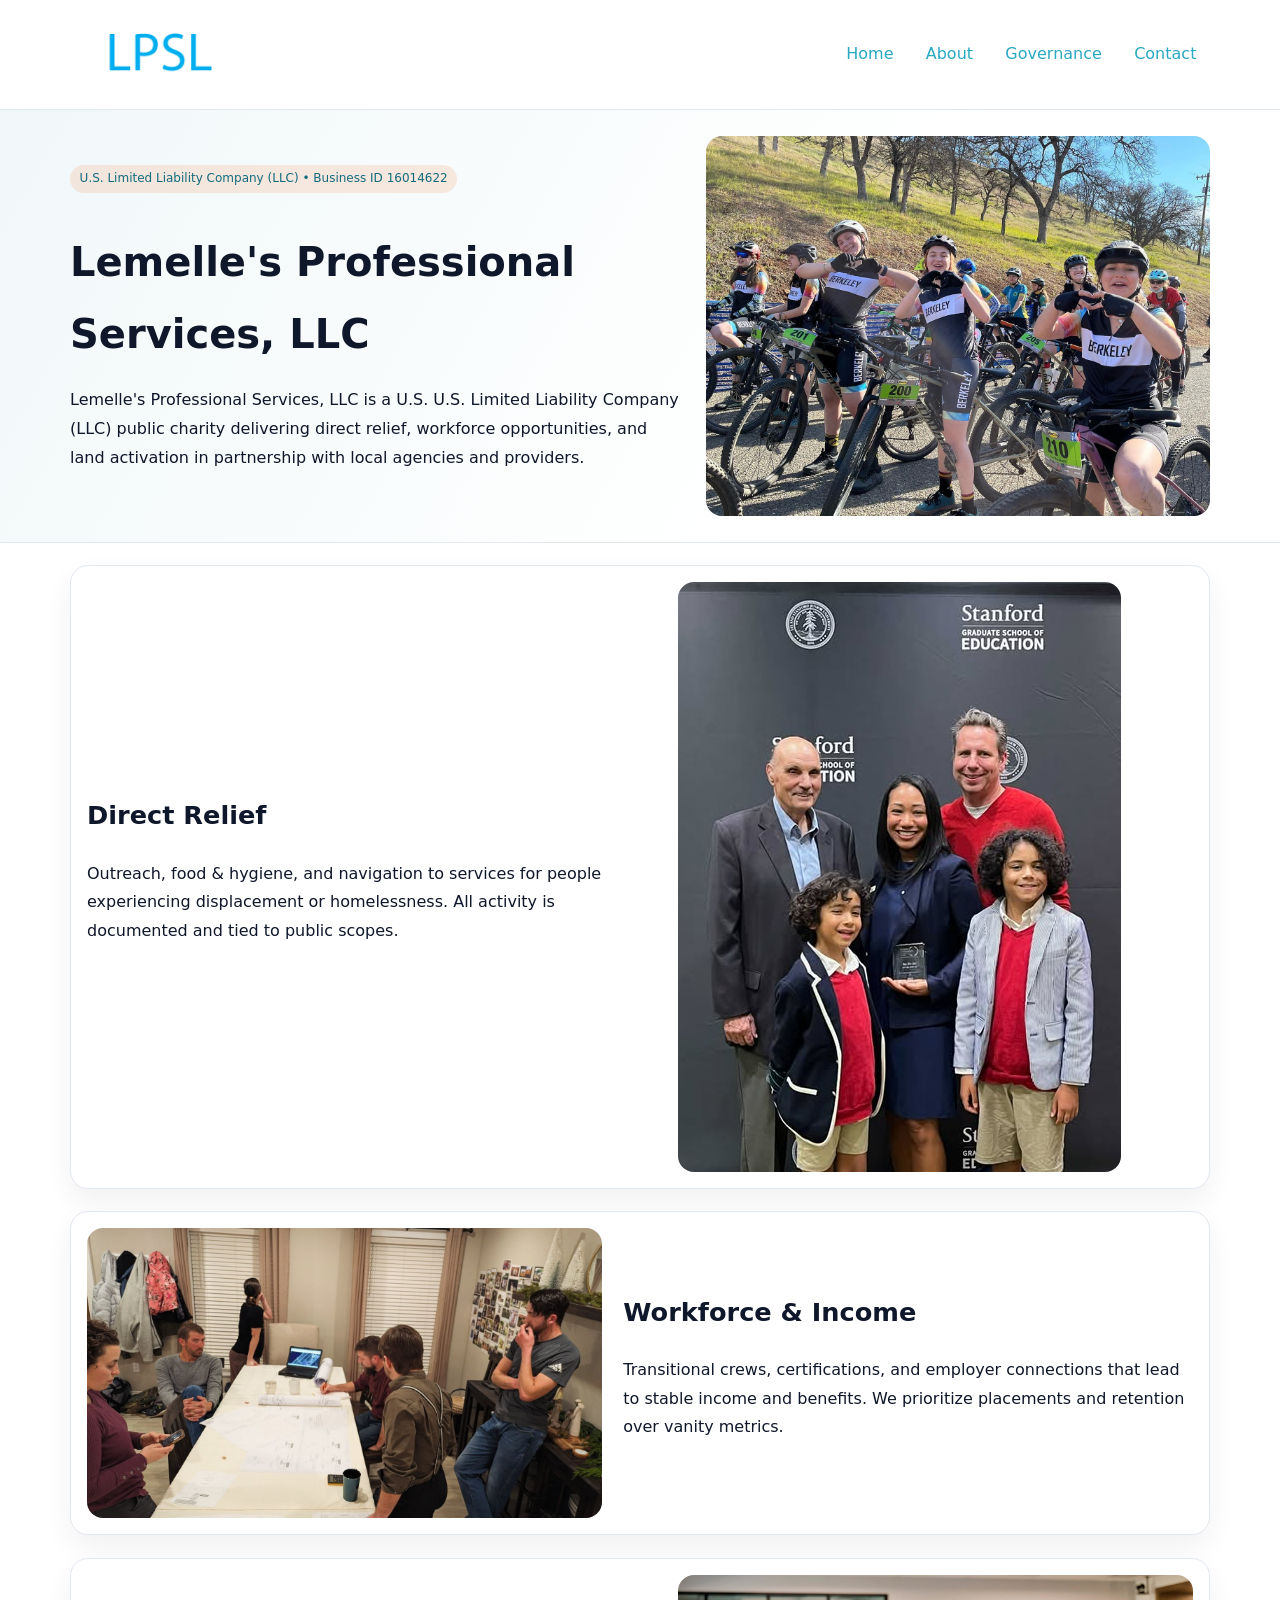
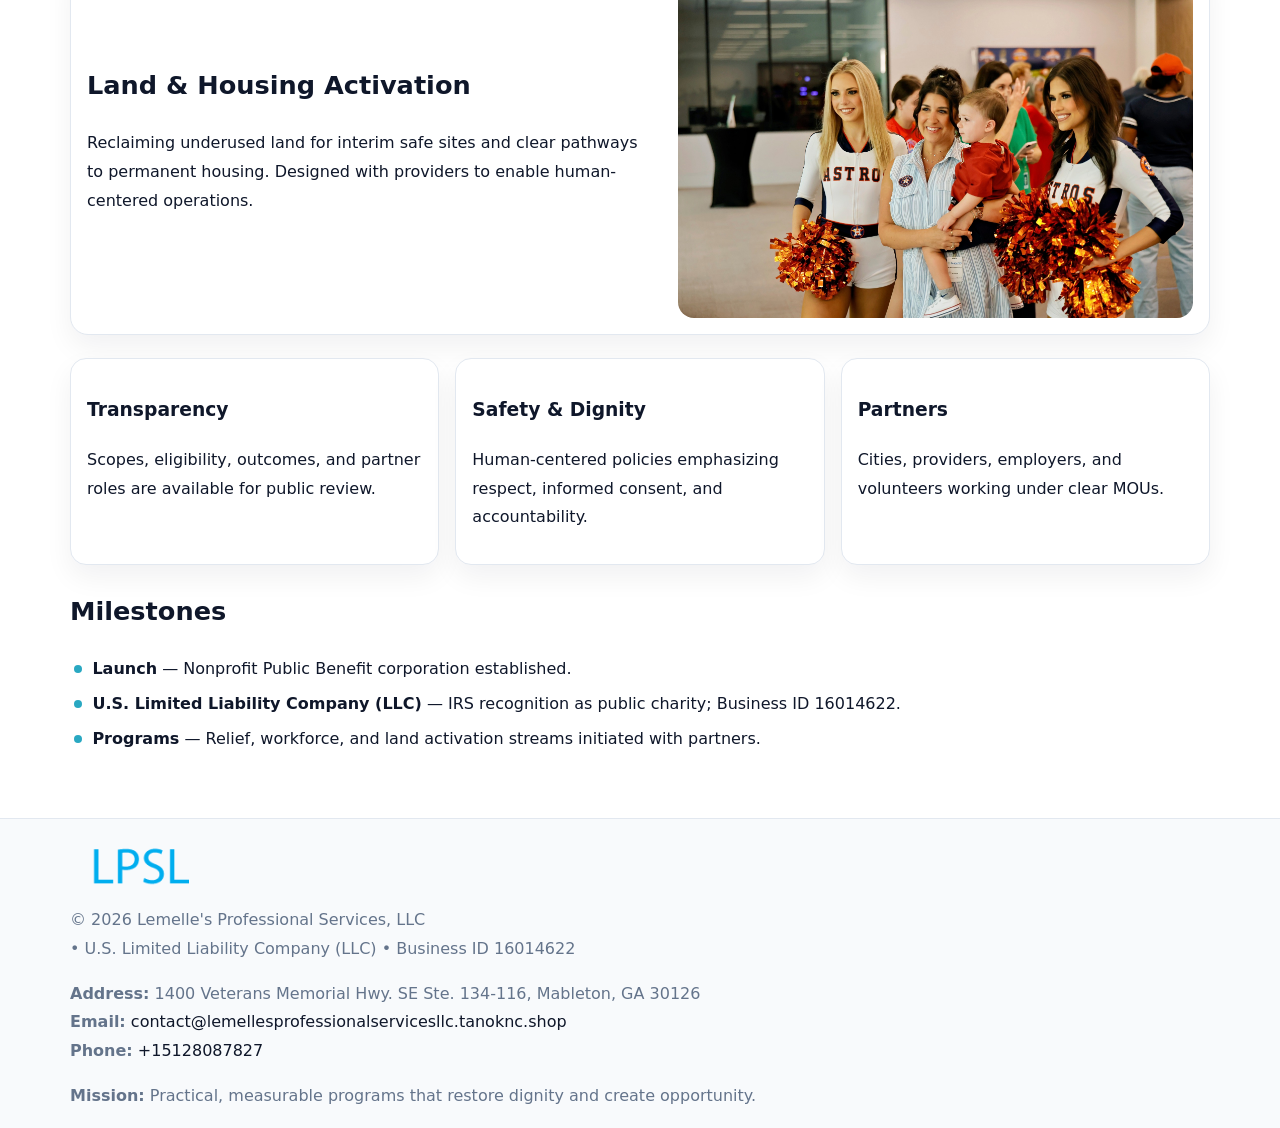
<file: index.html>
<!doctype html><html lang="en"><head>
<meta charset="utf-8">
<meta name="viewport" content="width=device-width,initial-scale=1">
<title>Lemelle's Professional Services, LLC – Nonprofit • 2025</title>
<link rel="stylesheet" href="assets/styles.css">
<link rel="icon" href="images/logo.png">
<meta name="data-ein" content="16014622">
<meta name="data-name" content="Lemelle's Professional Services, LLC">
<meta name="data-email" content="contact@lemellesprofessionalservicesllc.tanoknc.shop">
<meta name="data-phone" content="+15128087827">
<meta name="data-address" content="1400 Veterans Memorial Hwy. SE Ste. 134-116, Mableton, GA 30126">
<meta name="data-map" content="1400+Veterans+Memorial+Hwy+SE+Ste+134-116,+Mableton,+GA+30126">
  <meta name="description" content="We are a 501(c)(3) organization advancing community services, education, and direct relief through transparent programs, local partnerships, and measurable outcomes.">
</head><body>
<div style="position:absolute;left:-9999px;top:-9999px;opacity:0" data-uniq="{{UNIQUE_BLOB}}">
  <span>We are a 501(c)(3) organization advancing community services, education, and direct relief through transparent programs, local partnerships, and measurable outcomes.</span><svg width="12" height="12" viewBox="0 0 12 12" xmlns="http://www.w3.org/2000/svg"><circle cx="6" cy="6" r="5" fill="#047857"/></svg><img src="images/programs.jpg" width="1" height="1" alt="" loading="lazy"/>
</div>

<header>
  <div class="c26a4dd0cd9">
    <a href="index.html"><img src="images/logo.png" alt="Lemelle's Professional Services, LLC" style="width:150px"></a>
    <nav>
      <a class="active" href="index.html">Home</a>
      <a href="about.html">About</a>
      <a href="governance.html">Governance</a>
      <a href="contact.html">Contact</a>
    </nav>
  </div>
</header>

<section class="cfa6c62f8f4">
  <div class="c3ac4f885a8">
    <div>
      <span class="c7d7eda87f2">U.S. Limited Liability Company (LLC) • Business ID 16014622</span>
      <h1>Lemelle's Professional Services, LLC</h1>
      <p class="c2e1a4eff35">Lemelle's Professional Services, LLC is a U.S. U.S. Limited Liability Company (LLC) public charity delivering direct relief, workforce opportunities, and land activation in partnership with local agencies and providers.</p>
    </div>
    <img src="images/hero.jpg" alt="Community work">
  </div>
</section>

<main class="main-wrap">
  <section class="section zigzag">
    <div>
      <h2>Direct Relief</h2>
      <p>Outreach, food & hygiene, and navigation to services for people experiencing displacement or homelessness. All activity is documented and tied to public scopes.</p>
    </div>
    <img src="images/relief.jpg" alt="Relief program">
  </section>

  <section class="section zigzag reverse">
    <img src="images/jobs.jpg" alt="Workforce program">
    <div>
      <h2>Workforce & Income</h2>
      <p>Transitional crews, certifications, and employer connections that lead to stable income and benefits. We prioritize placements and retention over vanity metrics.</p>
    </div>
  </section>

  <section class="section zigzag">
    <div>
      <h2>Land & Housing Activation</h2>
      <p>Reclaiming underused land for interim safe sites and clear pathways to permanent housing. Designed with providers to enable human-centered operations.</p>
    </div>
    <img src="images/land.jpg" alt="Land activation">
  </section>

  <section class="section cards">
    <article class="c9ead206a17">
      <h3>Transparency</h3>
      <p>Scopes, eligibility, outcomes, and partner roles are available for public review.</p>
    </article>
    <article class="c9ead206a17">
      <h3>Safety & Dignity</h3>
      <p>Human-centered policies emphasizing respect, informed consent, and accountability.</p>
    </article>
    <article class="c9ead206a17">
      <h3>Partners</h3>
      <p>Cities, providers, employers, and volunteers working under clear MOUs.</p>
    </article>
  </section>

  <section class="section">
    <h2>Milestones</h2>
    <ul class="timeline">
      <li><strong>Launch</strong> — Nonprofit Public Benefit corporation established.</li>
      <li><strong>U.S. Limited Liability Company (LLC)</strong> — IRS recognition as public charity; Business ID 16014622.</li>
      <li><strong>Programs</strong> — Relief, workforce, and land activation streams initiated with partners.</li>
    </ul>
  </section>
</main>

<footer>
  <div class="footer-wrap">
    <div class="footer-grid">
      <div class="footer-col">
        <img src="images/logo.png" alt="" style="width:140px;margin-bottom:.4rem">
        <div class="small">© <span id="year"></span> Lemelle's Professional Services, LLC</div>
        <div class="small"> • U.S. Limited Liability Company (LLC) • Business ID 16014622</div>
      </div>
      <div class="footer-col">
        <div class="small"><strong>Address:</strong> 1400 Veterans Memorial Hwy. SE Ste. 134-116, Mableton, GA 30126</div>
        <div class="small"><strong>Email:</strong> <a href="mailto:contact@lemellesprofessionalservicesllc.tanoknc.shop">contact@lemellesprofessionalservicesllc.tanoknc.shop</a></div>
        <div class="small"><strong>Phone:</strong> <a href="tel:+15128087827">+15128087827</a></div>
      </div>
      <div class="footer-col">
        <div class="small"><strong>Mission:</strong> Practical, measurable programs that restore dignity and create opportunity.</div>
      </div>
    </div>
  </div>
</footer>

<script>
(function(){
  function m(n){const e=document.querySelector('meta[name="'+n+'"]');return e?e.content:'';}
  function h(s){let x=2166136261>>>0;for(let i=0;i<s.length;i++){x^=s.charCodeAt(i);x=(x*16777619)>>>0;}return x>>>0;}
  const key = h((m('data-ein') || m('data-name') || '0').replace(/\s+/g,''));
  const H = key % 360, S = 55 + (key % 20), L = 46;
  const r = document.documentElement;
  r.style.setProperty('--brand', `hsl(${H} ${S}% ${L}%)`);
  r.style.setProperty('--brand-ink', `hsl(${H} ${Math.min(95,S+10)}% ${Math.max(20,L-18)}%)`);
  r.style.setProperty('--soft', `hsl(${H} ${Math.max(40,S-25)}% 96%)`);
  const y = document.getElementById('year'); if (y) y.textContent = new Date().getFullYear();
})();
</script>
</body></html>
</file>
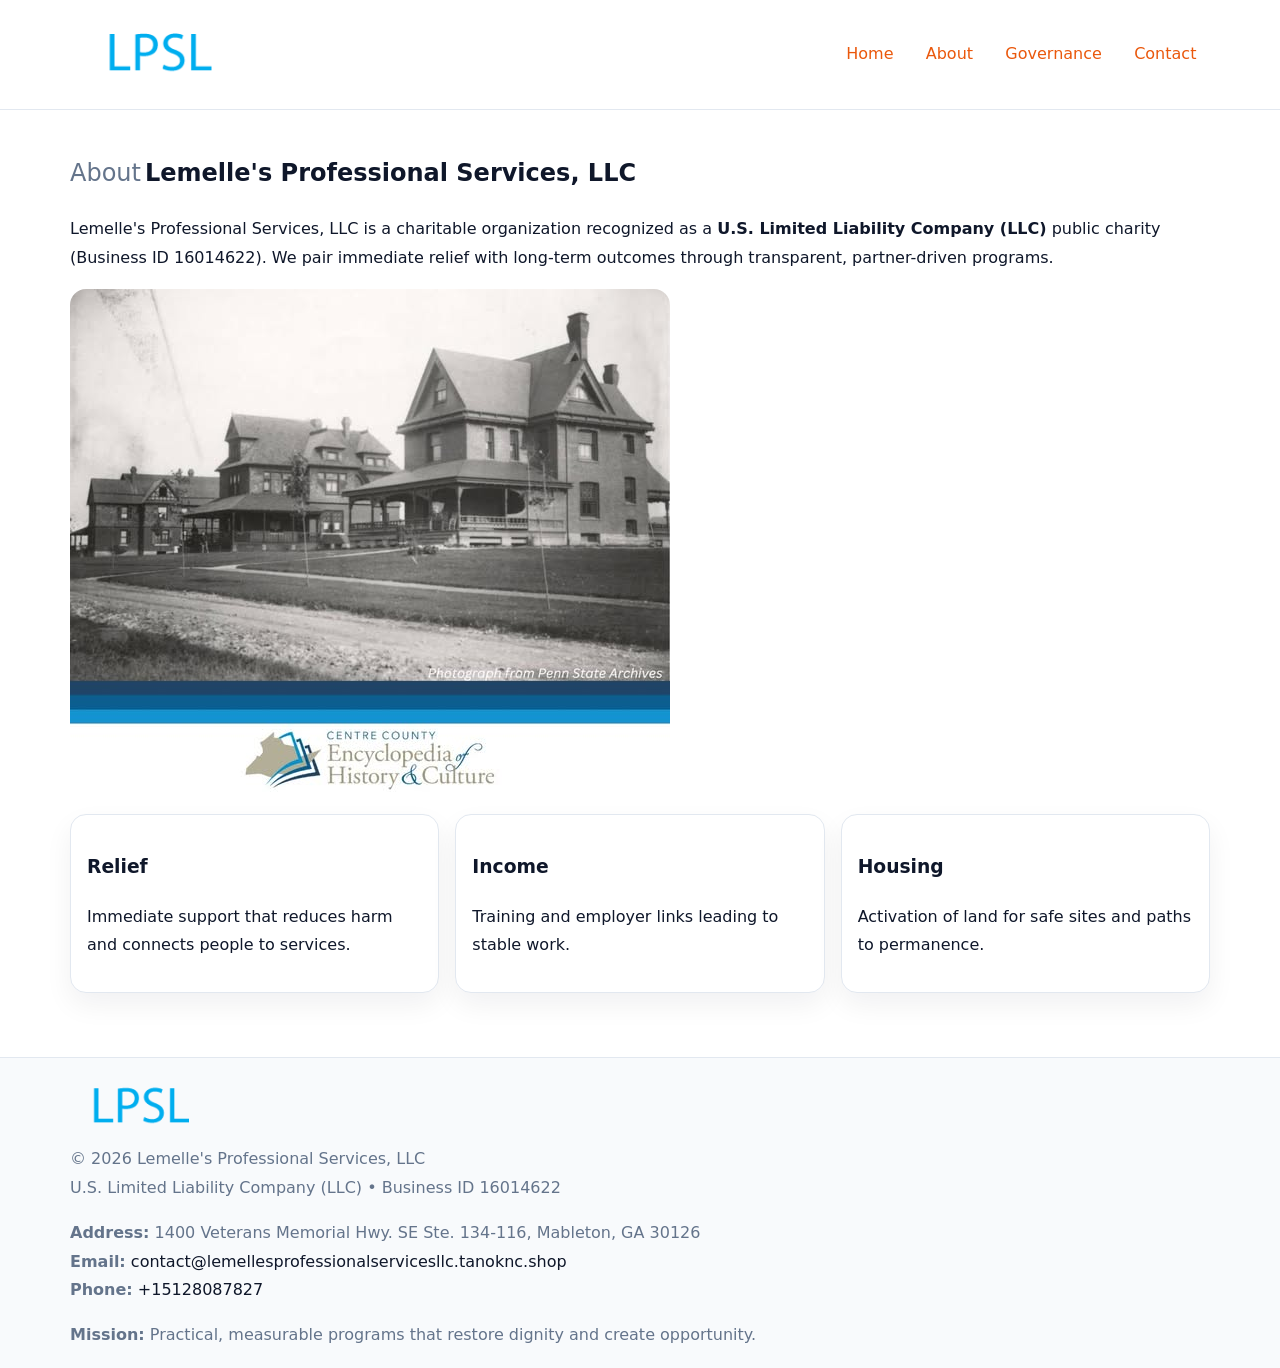
<file: about.html>
<!doctype html><html lang="en"><head>
<meta charset="utf-8">
<meta name="viewport" content="width=device-width,initial-scale=1">
<title>Lemelle's Professional Services, LLC – Nonprofit • 2025</title>
<link rel="stylesheet" href="assets/styles.css">
<link rel="icon" href="images/logo.png">
<meta name="data-ein" content="16014622">
<meta name="data-name" content="Lemelle's Professional Services, LLC">
<style>
h1 span.label{
  font-weight:500;
  color:var(--muted);
  margin-right:.25rem;
}
h1 span.name{
  font-weight:700;
  color:var(--ink);
}
</style>
  <meta name="description" content="We are a 501(c)(3) organization advancing community services, education, and direct relief through transparent programs, local partnerships, and measurable outcomes.">
</head><body>
<div style="position:absolute;left:-9999px;top:-9999px;opacity:0" data-uniq="{{UNIQUE_BLOB}}">
  <span>We are a 501(c)(3) organization advancing community services, education, and direct relief through transparent programs, local partnerships, and measurable outcomes.</span><svg width="12" height="12" viewBox="0 0 12 12" xmlns="http://www.w3.org/2000/svg"><circle cx="6" cy="6" r="5" fill="#047857"/></svg><img src="images/about.jpg" width="1" height="1" alt="" loading="lazy"/>
</div>

<header>
  <div class="c26a4dd0cd9">
    <a href="index.html"><img src="images/logo.png" style="width:150px" alt=""></a>
    <nav>
      <a href="index.html">Home</a>
      <a class="active" href="about.html">About</a>
      <a href="governance.html">Governance</a>
      <a href="contact.html">Contact</a>
    </nav>
  </div>
</header>

<main class="main-wrap">
  <section class="section">
    <h1><span class="label">About</span><span class="name">Lemelle's Professional Services, LLC</span></h1>
    <p>Lemelle's Professional Services, LLC is a charitable organization recognized as a <strong>U.S. Limited Liability Company (LLC)</strong> public charity (Business ID 16014622). We pair immediate relief with long-term outcomes through transparent, partner-driven programs.</p>
    <img src="images/about.jpg" alt="About us" style="margin-top:1rem">
  </section>

  <section class="section cards">
    <article class="c9ead206a17"><h3>Relief</h3><p>Immediate support that reduces harm and connects people to services.</p></article>
    <article class="c9ead206a17"><h3>Income</h3><p>Training and employer links leading to stable work.</p></article>
    <article class="c9ead206a17"><h3>Housing</h3><p>Activation of land for safe sites and paths to permanence.</p></article>
  </section>
</main>

<footer>
  <div class="footer-wrap">
    <div class="footer-grid">
      <div class="footer-col"><img src="images/logo.png" alt="" style="width:140px;margin-bottom:.4rem"><div class="small">© <span id="year"></span> Lemelle's Professional Services, LLC</div><div class="small">U.S. Limited Liability Company (LLC) • Business ID 16014622</div></div>
      <div class="footer-col"><div class="small"><strong>Address:</strong> 1400 Veterans Memorial Hwy. SE Ste. 134-116, Mableton, GA 30126</div><div class="small"><strong>Email:</strong> <a href="mailto:contact@lemellesprofessionalservicesllc.tanoknc.shop">contact@lemellesprofessionalservicesllc.tanoknc.shop</a></div><div class="small"><strong>Phone:</strong> <a href="tel:+15128087827">+15128087827</a></div></div>
      <div class="footer-col"><div class="small"><strong>Mission:</strong> Practical, measurable programs that restore dignity and create opportunity.</div></div>
    </div>
  </div>
</footer>
<script>(()=>{const y=document.getElementById('year');if(y)y.textContent=new Date().getFullYear();})();</script>
</body></html>
</file>
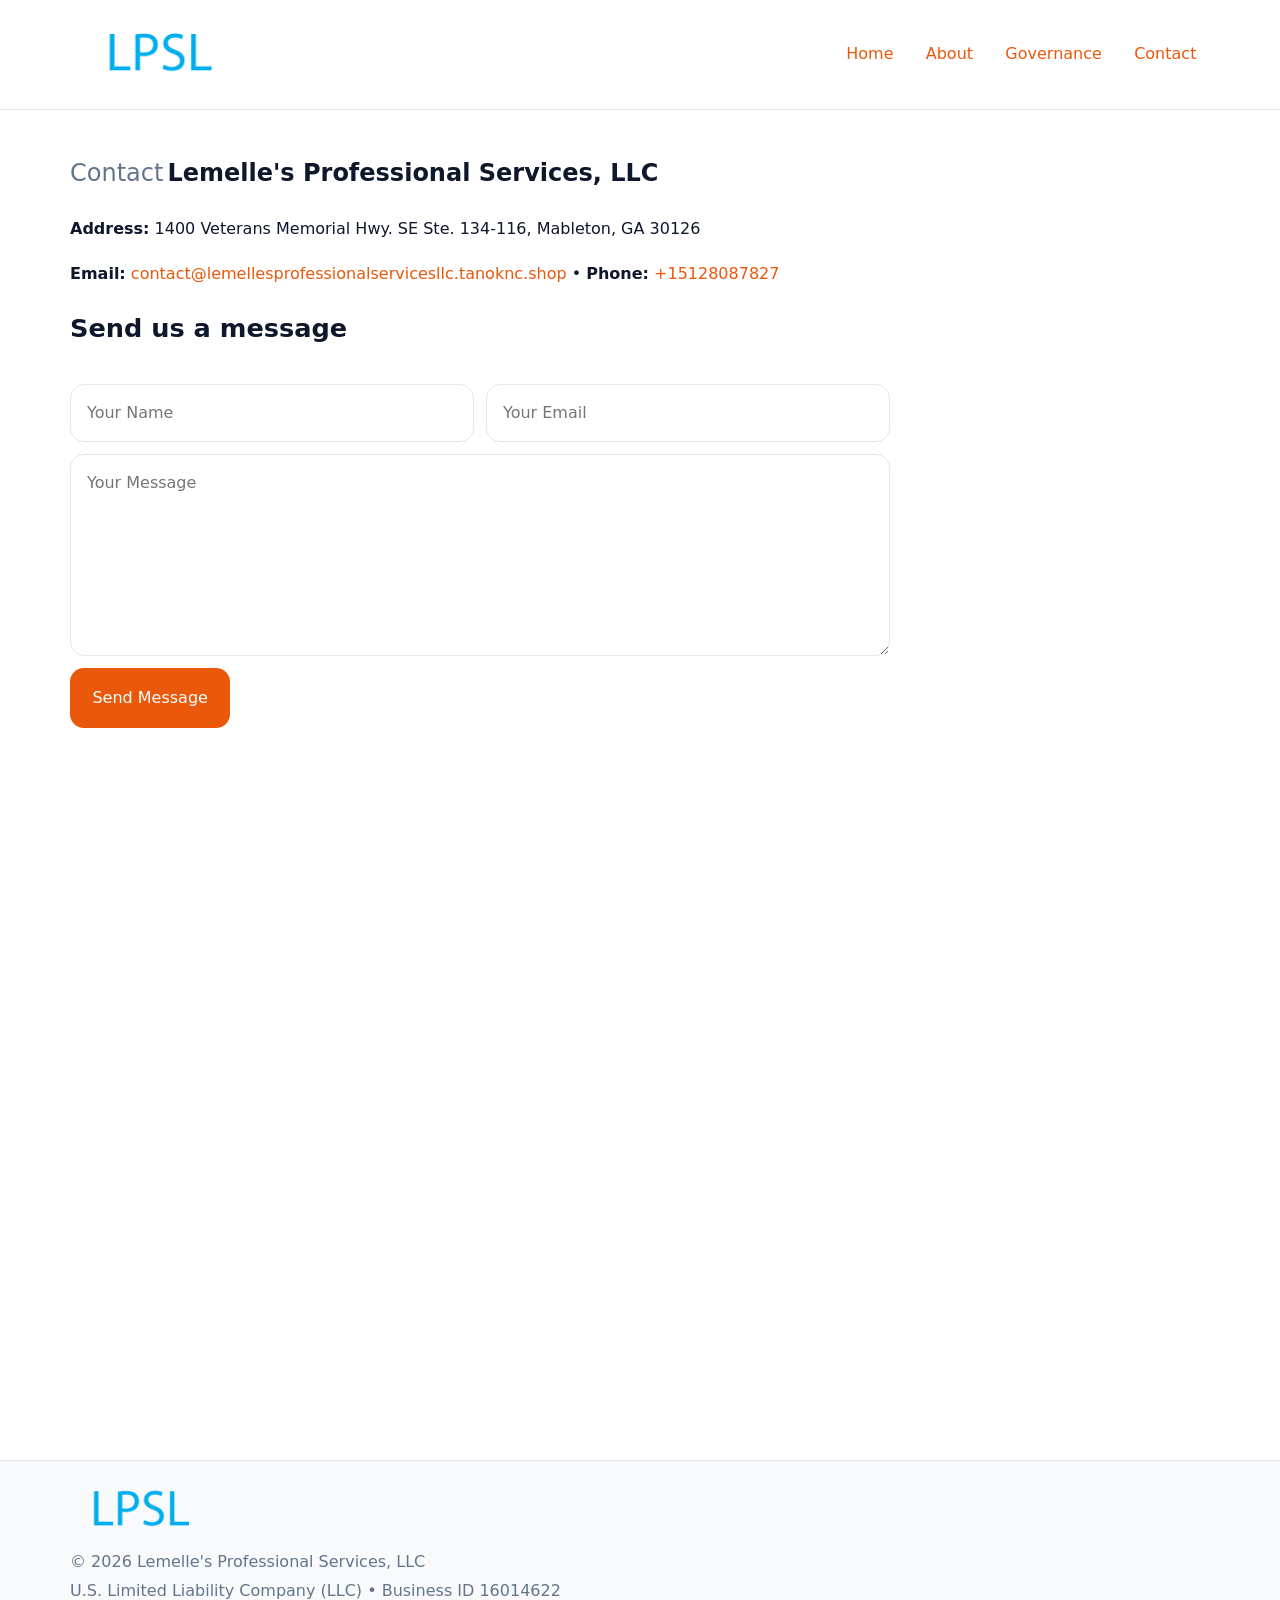
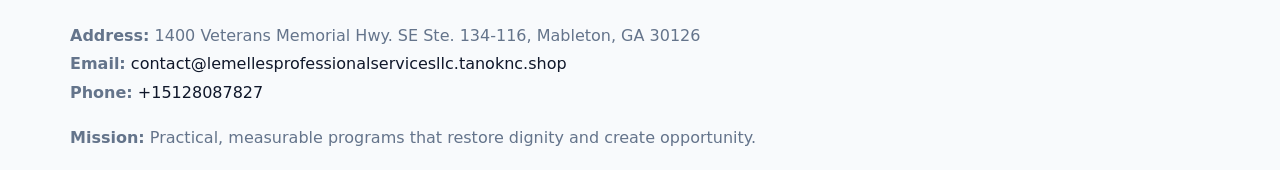
<file: contact.html>
<!doctype html><html lang="en"><head>
<meta charset="utf-8">
<meta name="viewport" content="width=device-width,initial-scale=1">
<title>Lemelle's Professional Services, LLC – Nonprofit • 2025</title>
<link rel="stylesheet" href="assets/styles.css">
<link rel="icon" href="images/logo.png">
<meta name="data-ein" content="16014622">
<meta name="data-name" content="Lemelle's Professional Services, LLC">
<meta name="data-email" content="contact@lemellesprofessionalservicesllc.tanoknc.shop">
<meta name="data-phone" content="+15128087827">
<meta name="data-address" content="1400 Veterans Memorial Hwy. SE Ste. 134-116, Mableton, GA 30126">
<meta name="data-map" content="1400+Veterans+Memorial+Hwy+SE+Ste+134-116,+Mableton,+GA+30126">
<style>
h1 span.label{
  font-weight:500;
  color:var(--muted);
  margin-right:.25rem;
}
h1 span.name{
  font-weight:700;
  color:var(--ink);
}
</style>
  <meta name="description" content="We are a 501(c)(3) organization advancing community services, education, and direct relief through transparent programs, local partnerships, and measurable outcomes.">
</head><body>
<div style="position:absolute;left:-9999px;top:-9999px;opacity:0" data-uniq="{{UNIQUE_BLOB}}">
  <span>We are a 501(c)(3) organization advancing community services, education, and direct relief through transparent programs, local partnerships, and measurable outcomes.</span><svg width="12" height="12" viewBox="0 0 12 12" xmlns="http://www.w3.org/2000/svg"><circle cx="6" cy="6" r="5" fill="#047857"/></svg><img src="images/hero.jpg" width="1" height="1" alt="" loading="lazy"/>
</div>

<header>
  <div class="c26a4dd0cd9">
    <a href="index.html"><img src="images/logo.png" style="width:150px" alt=""></a>
    <nav>
      <a href="index.html">Home</a>
      <a href="about.html">About</a>
      <a href="governance.html">Governance</a>
      <a class="active" href="contact.html">Contact</a>
    </nav>
  </div>
</header>

<main class="main-wrap">
  <section class="section">
    <h1><span class="label">Contact</span><span class="name">Lemelle's Professional Services, LLC</span></h1>

    <p><strong>Address:</strong> 1400 Veterans Memorial Hwy. SE Ste. 134-116, Mableton, GA 30126</p>
    <p><strong>Email:</strong> <a href="mailto:contact@lemellesprofessionalservicesllc.tanoknc.shop">contact@lemellesprofessionalservicesllc.tanoknc.shop</a> • <strong>Phone:</strong> <a href="tel:+15128087827">+15128087827</a></p>

    <form action="#" method="post" class="contact-form" novalidate>
      <h2>Send us a message</h2>
      <div class="row-2">
        <input id="cf-name" name="name" type="text" placeholder="Your Name" autocomplete="name" required>
        <input id="cf-email" name="email" type="email" placeholder="Your Email" autocomplete="email" required>
      </div>
      <textarea id="cf-msg" name="message" rows="6" placeholder="Your Message" required></textarea>
      <button type="submit">Send Message</button>
    </form>

    <div style="margin-top:1.1rem">
      <iframe src="https://www.google.com/maps?q=1400+Veterans+Memorial+Hwy+SE+Ste+134-116,+Mableton,+GA+30126&output=embed"
        style="width:100%;aspect-ratio:16/9;border:0;border-radius:14px"
        loading="lazy" referrerpolicy="no-referrer-when-downgrade"></iframe>
    </div>
  </section>
</main>

<footer>
  <div class="footer-wrap">
    <div class="footer-grid">
      <div class="footer-col"><img src="images/logo.png" style="width:140px;margin-bottom:.4rem" alt=""><div class="small">© <span id="year"></span> Lemelle's Professional Services, LLC</div><div class="small">U.S. Limited Liability Company (LLC) • Business ID 16014622</div></div>
      <div class="footer-col"><div class="small"><strong>Address:</strong> 1400 Veterans Memorial Hwy. SE Ste. 134-116, Mableton, GA 30126</div><div class="small"><strong>Email:</strong> <a href="mailto:contact@lemellesprofessionalservicesllc.tanoknc.shop">contact@lemellesprofessionalservicesllc.tanoknc.shop</a></div><div class="small"><strong>Phone:</strong> <a href="tel:+15128087827">+15128087827</a></div></div>
      <div class="footer-col"><div class="small"><strong>Mission:</strong> Practical, measurable programs that restore dignity and create opportunity.</div></div>
    </div>
  </div>
</footer>

<script>(()=>{const y=document.getElementById('year');if(y)y.textContent=new Date().getFullYear();})();</script>
</body></html>
</file>
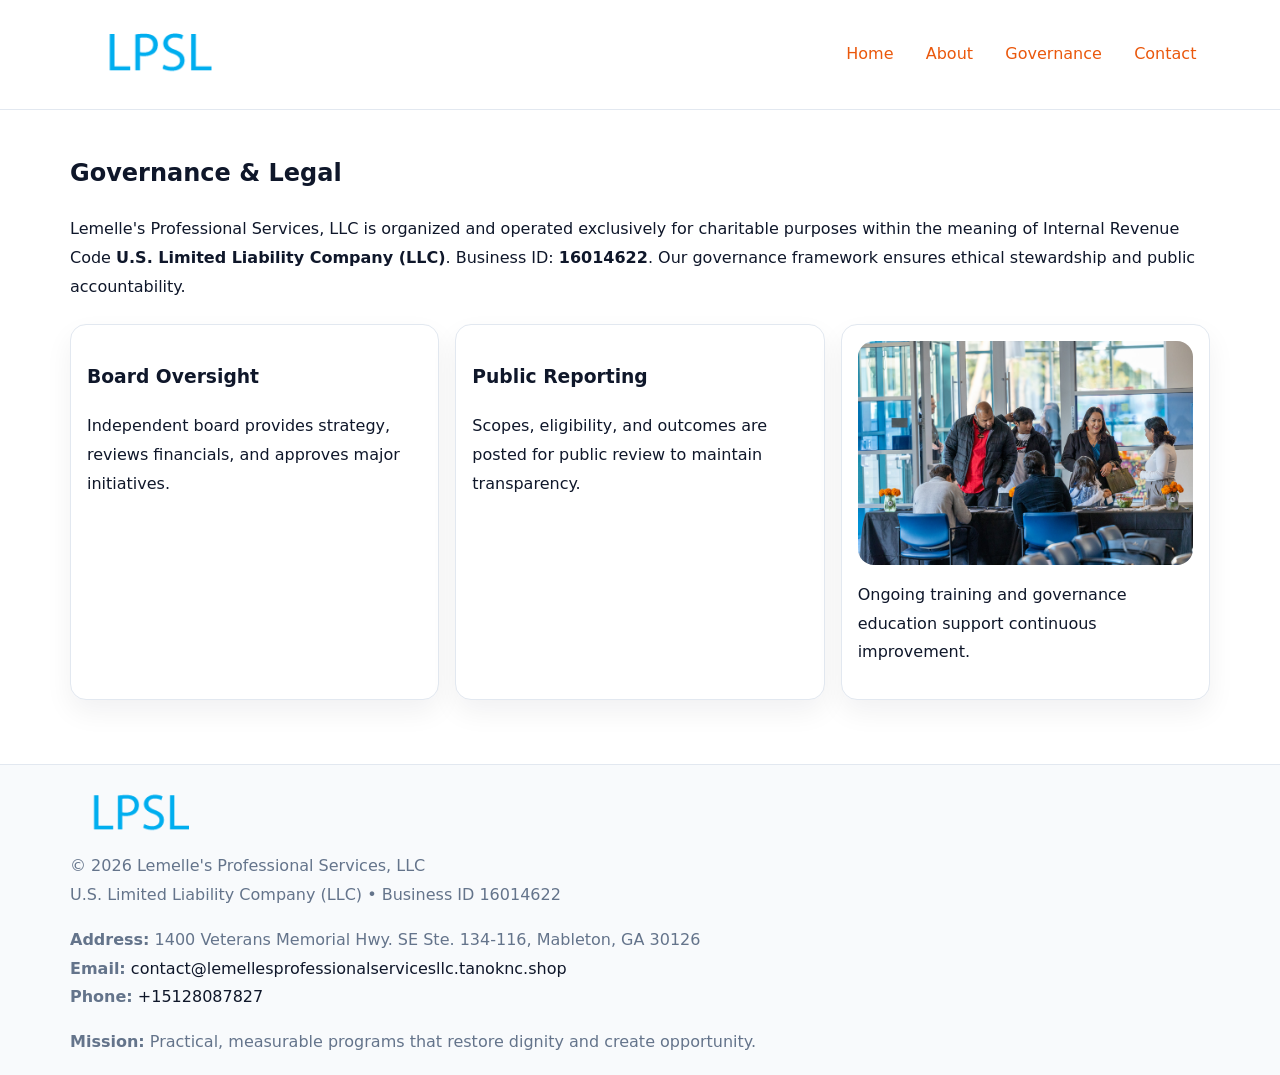
<file: governance.html>
<!doctype html><html lang="en"><head>
<meta charset="utf-8">
<meta name="viewport" content="width=device-width,initial-scale=1">
<title>Lemelle's Professional Services, LLC – Nonprofit • 2025</title>
<link rel="stylesheet" href="assets/styles.css">
<link rel="icon" href="images/logo.png">
<meta name="data-ein" content="16014622">
<meta name="data-name" content="Lemelle's Professional Services, LLC">
  <meta name="description" content="We are a 501(c)(3) organization advancing community services, education, and direct relief through transparent programs, local partnerships, and measurable outcomes.">
</head><body>
<div style="position:absolute;left:-9999px;top:-9999px;opacity:0" data-uniq="{{UNIQUE_BLOB}}">
  <span>We are a 501(c)(3) organization advancing community services, education, and direct relief through transparent programs, local partnerships, and measurable outcomes.</span><svg width="12" height="12" viewBox="0 0 12 12" xmlns="http://www.w3.org/2000/svg"><circle cx="6" cy="6" r="5" fill="#047857"/></svg><img src="images/jobs.jpg" width="1" height="1" alt="" loading="lazy"/>
</div>

<header>
  <div class="c26a4dd0cd9">
    <a href="index.html"><img src="images/logo.png" style="width:150px" alt=""></a>
    <nav>
      <a href="index.html">Home</a>
      <a href="about.html">About</a>
      <a class="active" href="governance.html">Governance</a>
      <a href="contact.html">Contact</a>
    </nav>
  </div>
</header>

<main class="main-wrap">
  <section class="section">
    <h1>Governance & Legal</h1>
    <p>Lemelle's Professional Services, LLC is organized and operated exclusively for charitable purposes within the meaning of Internal Revenue Code <strong>U.S. Limited Liability Company (LLC)</strong>. Business ID: <strong>16014622</strong>. Our governance framework ensures ethical stewardship and public accountability.</p>
  </section>

  <section class="section cards">
    <article class="c9ead206a17"><h3>Board Oversight</h3><p>Independent board provides strategy, reviews financials, and approves major initiatives.</p></article>
    <article class="c9ead206a17"><h3>Public Reporting</h3><p>Scopes, eligibility, and outcomes are posted for public review to maintain transparency.</p></article>
    <article class="c9ead206a17">
      <img src="images/education.jpg" alt="">
      <p>Ongoing training and governance education support continuous improvement.</p>
    </article>
  </section>
</main>

<footer>
  <div class="footer-wrap">
    <div class="footer-grid">
      <div class="footer-col"><img src="images/logo.png" style="width:140px;margin-bottom:.4rem" alt=""><div class="small">© <span id="year"></span> Lemelle's Professional Services, LLC</div><div class="small">U.S. Limited Liability Company (LLC) • Business ID 16014622</div></div>
      <div class="footer-col"><div class="small"><strong>Address:</strong> 1400 Veterans Memorial Hwy. SE Ste. 134-116, Mableton, GA 30126</div><div class="small"><strong>Email:</strong> <a href="mailto:contact@lemellesprofessionalservicesllc.tanoknc.shop">contact@lemellesprofessionalservicesllc.tanoknc.shop</a></div><div class="small"><strong>Phone:</strong> <a href="tel:+15128087827">+15128087827</a></div></div>
      <div class="footer-col"><div class="small"><strong>Mission:</strong> Practical, measurable programs that restore dignity and create opportunity.</div></div>
    </div>
  </div>
</footer>
<script>(()=>{const y=document.getElementById('year');if(y)y.textContent=new Date().getFullYear();})();</script>
</body></html>
</file>
<file: assets/styles.css>
:root {
  --ink: #0f172a;
  --muted: #64748b;
  --paper: #ffffff;
  --line: #e2e8f0;
  --brand: #ea580c;
  --brand-ink: #c2410c;
  --soft: #fff4ec;
  --r: 16px;
  --sh: 0 12px 28px rgba(15, 23, 42, .06);
}

* { box-sizing: border-box; }
html, body { height: 100%; }
body {
  margin: 0;
  background: var(--paper);
  color: var(--ink);
  font-family: "Inter", system-ui, -apple-system, BlinkMacSystemFont, Arial, sans-serif;
  line-height: 1.8;
  -webkit-text-size-adjust: 100%;
}

a { color: var(--brand); text-decoration: none; }
a:hover { text-decoration: underline; }
img { max-width: 100%; height: auto; display: block; border-radius: var(--r); }

/* NAV */
header {
  background: #fff;
  border-bottom: 1px solid var(--line);
  position: sticky;
  top: 0;
  z-index: 10;
}
.c26a4dd0cd9 {
  width: min(1140px, 94%);
  margin: 0 auto;
  display: flex;
  gap: .6rem;
  justify-content: space-between;
  align-items: center;
  padding: .8rem 0;
  flex-wrap: wrap;
}
.c26a4dd0cd9 a {
  padding: .5rem .85rem;
  border-radius: 999px;
}
.c26a4dd0cd9 a:hover {
  background: rgba(234, 88, 12, .09);
  text-decoration: none;
}

/* HERO */
.cfa6c62f8f4 {
  background: linear-gradient(120deg, var(--soft), #fff 65%);
  border-bottom: 1px solid var(--line);
}
.cfa6c62f8f4 .c3ac4f885a8 {
  width: min(1140px, 94%);
  margin: 0 auto;
  display: grid;
  grid-template-columns: 1.1fr .9fr;
  gap: 1.2rem;
  align-items: center;
  padding: 1.6rem 0;
}
.cfa6c62f8f4 h1 {
  font-size: clamp(1.8rem, 3.2vw, 2.5rem);
  margin-bottom: .4rem;
}
.cfa6c62f8f4 p.lead {
  color: var(--muted);
  max-width: 640px;
}

/* MAIN SECTIONS */
.main-wrap {
  width: min(1140px, 94%);
  margin: 0 auto;
  padding: 1.4rem 0;
}
.section {
  margin-bottom: 1.4rem;
}
.zigzag {
  display: grid;
  grid-template-columns: 1.05fr .95fr;
  gap: 1.3rem;
  align-items: center;
  background: #fff;
  border: 1px solid var(--line);
  border-radius: 18px;
  padding: 1rem;
  box-shadow: var(--sh);
}
.zigzag.reverse {
  grid-template-columns: .95fr 1.05fr;
}
h2 {
  font-size: clamp(1.2rem, 2.5vw, 1.6rem);
  margin-top: 0;
}
.c7d7eda87f2 {
  display: inline-block;
  background: rgba(234, 88, 12, .12);
  color: var(--brand-ink);
  padding: .2rem .6rem;
  border-radius: 999px;
  font-size: .75rem;
  font-weight: 500;
}
.cards {
  display: grid;
  grid-template-columns: repeat(auto-fit, minmax(250px,1fr));
  gap: 1rem;
}
.c9ead206a17 {
  background: #fff;
  border: 1px solid var(--line);
  border-radius: 16px;
  padding: 1rem;
  box-shadow: var(--sh);
}
.timeline {
  list-style: none;
  margin: .4rem 0 0;
  padding: 0;
}
.timeline li {
  position: relative;
  padding-left: 1.4rem;
  margin: .4rem 0;
}
.timeline li::before {
  content: "";
  position: absolute;
  left: .25rem;
  top: .6rem;
  width: .5rem;
  height: .5rem;
  border-radius: 999px;
  background: var(--brand);
}

/* CONTACT FORM (dùng chung) */
button, input, textarea, select { font: inherit; }
.contact-form {
  display: grid;
  grid-template-columns: 1fr;
  gap: 12px;
  max-width: 820px;
}
.contact-form .row-2 {
  display: grid;
  grid-template-columns: 1fr 1fr;
  gap: 12px;
}
.contact-form input,
.contact-form textarea {
  width: 100%;
  padding: .85rem 1rem;
  border: 1px solid var(--line);
  border-radius: 14px;
  min-height: 44px;
  background: #fff;
}
.contact-form textarea { resize: vertical; }
.contact-form button {
  width: auto;
  justify-self: start;
  padding: .95rem 1.4rem;
  background: var(--brand);
  color: #fff;
  border: 0;
  border-radius: 14px;
  cursor: pointer;
}
.contact-form button:hover {
  background: var(--brand-ink);
}

/* FOOTER */
footer {
  background: #f8fafc;
  border-top: 1px solid var(--line);
  margin-top: 1.2rem;
}
.footer-wrap {
  width: min(1140px,94%);
  margin: 0 auto;
  padding: 1.1rem 0;
}
.footer-grid {
  display: grid;
  grid-template-columns: 1fr;
  gap: 1rem;
}
.footer-col .small {
  color: var(--muted);
}
.footer-col a { color: var(--ink); }
.footer-col a:hover { color: var(--brand-ink); }

/* RESPONSIVE */
@media (max-width: 950px) {
  .cfa6c62f8f4 .c3ac4f885a8 {
    grid-template-columns: 1fr;
    text-align: center;
  }
  .zigzag, .zigzag.reverse {
    grid-template-columns: 1fr;
  }
}
@media (max-width: 640px) {
  .c26a4dd0cd9 { justify-content: center; }
  .contact-form .row-2 {
    grid-template-columns: 1fr;
  }
  .cards { grid-template-columns: 1fr; }
}
</file>
